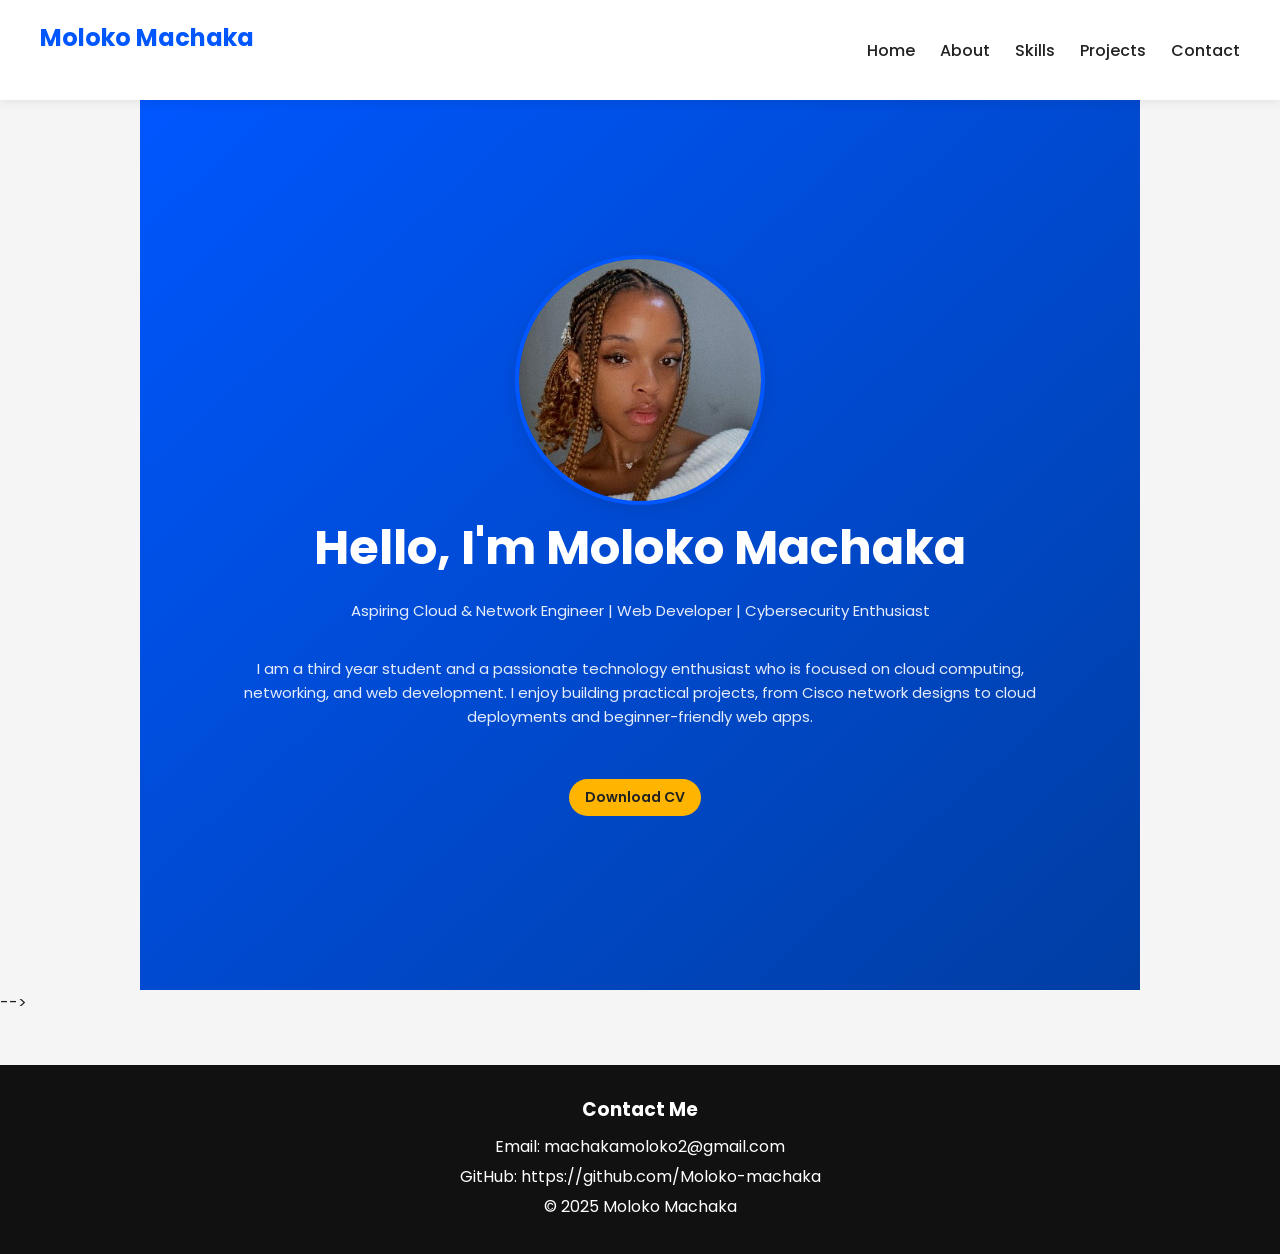
<file: index.html>
<!DOCTYPE html>
<html lang="en">
<head>
    <meta charset="UTF-8">
    <meta name="viewport" content="width=device-width, initial-scale=1.0">
    <title>Moloko Machaka | Home</title>
    <link rel="stylesheet" href="style.css">
    <link href="https://fonts.googleapis.com/css2?family=Poppins:wght@300;400;600;700&display=swap" rel="stylesheet">
</head>
<body>

<!-- Header / Navbar -->
<header>
    <nav>
        <h2 class="logo">Moloko Machaka</h2>
        <ul class="nav-links">
            <li><a href="index.html">Home</a></li>
            <li><a href="about.html">About</a></li>
            <li><a href="skills.html">Skills</a></li>
            <li><a href="projects.html">Projects</a></li>
            <li><a href="contact.html">Contact</a></li>
        </ul>
    </nav>
</header>

<section class="hero">
    <div class="about-pic">
        <img src="profile.jpg" alt="Moloko Machaka">
    </div>
    <h1>Hello, I'm <span class="highlight">Moloko Machaka</span></h1>
    <p>Aspiring Cloud & Network Engineer | Web Developer | Cybersecurity Enthusiast</p>

    <p class="intro-text">
        I am a third year student and a passionate technology enthusiast who is focused on cloud computing, networking,
        and web development. I enjoy building practical projects, from Cisco network
        designs to cloud deployments and beginner-friendly web apps.
    </p>
<br>
    <div class="hero-btns">
        <a href="Machaka%20Moloko%20CV%202025.pdf" class="btn cv-btn" download>Download CV</a>
    </div>
</section>

</section>-->

 <!--<section class="intro">
    <h2>About Me in Short</h2>
    <p>
        I am a third year student and a passionate technology enthusiast who is focused on cloud computing, networking,
        and web development. I enjoy building practical projects, from Cisco network
        designs to cloud deployments and beginner-friendly web apps.
    </p>
    <p>
        Explore my projects and certifications to see what I’m working on and my learning journey.
    </p>
</section>

<!--<footer>
    <h3>Contact Me</h3>
    <p>Email: machakamoloko2@gmail.com</p>
    <p>LinkedIn: your-linkedin</p>
    <p>GitHub: your-github</p>
    <p>© 2025 Moloko Machaka</p>
</footer>-->
<div id="footer"></div>

<script>
    fetch("footer.html")
        .then(res => res.text())
        .then(data => {
            document.getElementById("footer").innerHTML = data;
        });
</script>

<!--<script src="script.js"></script>-->
</body>
</html>
</file>
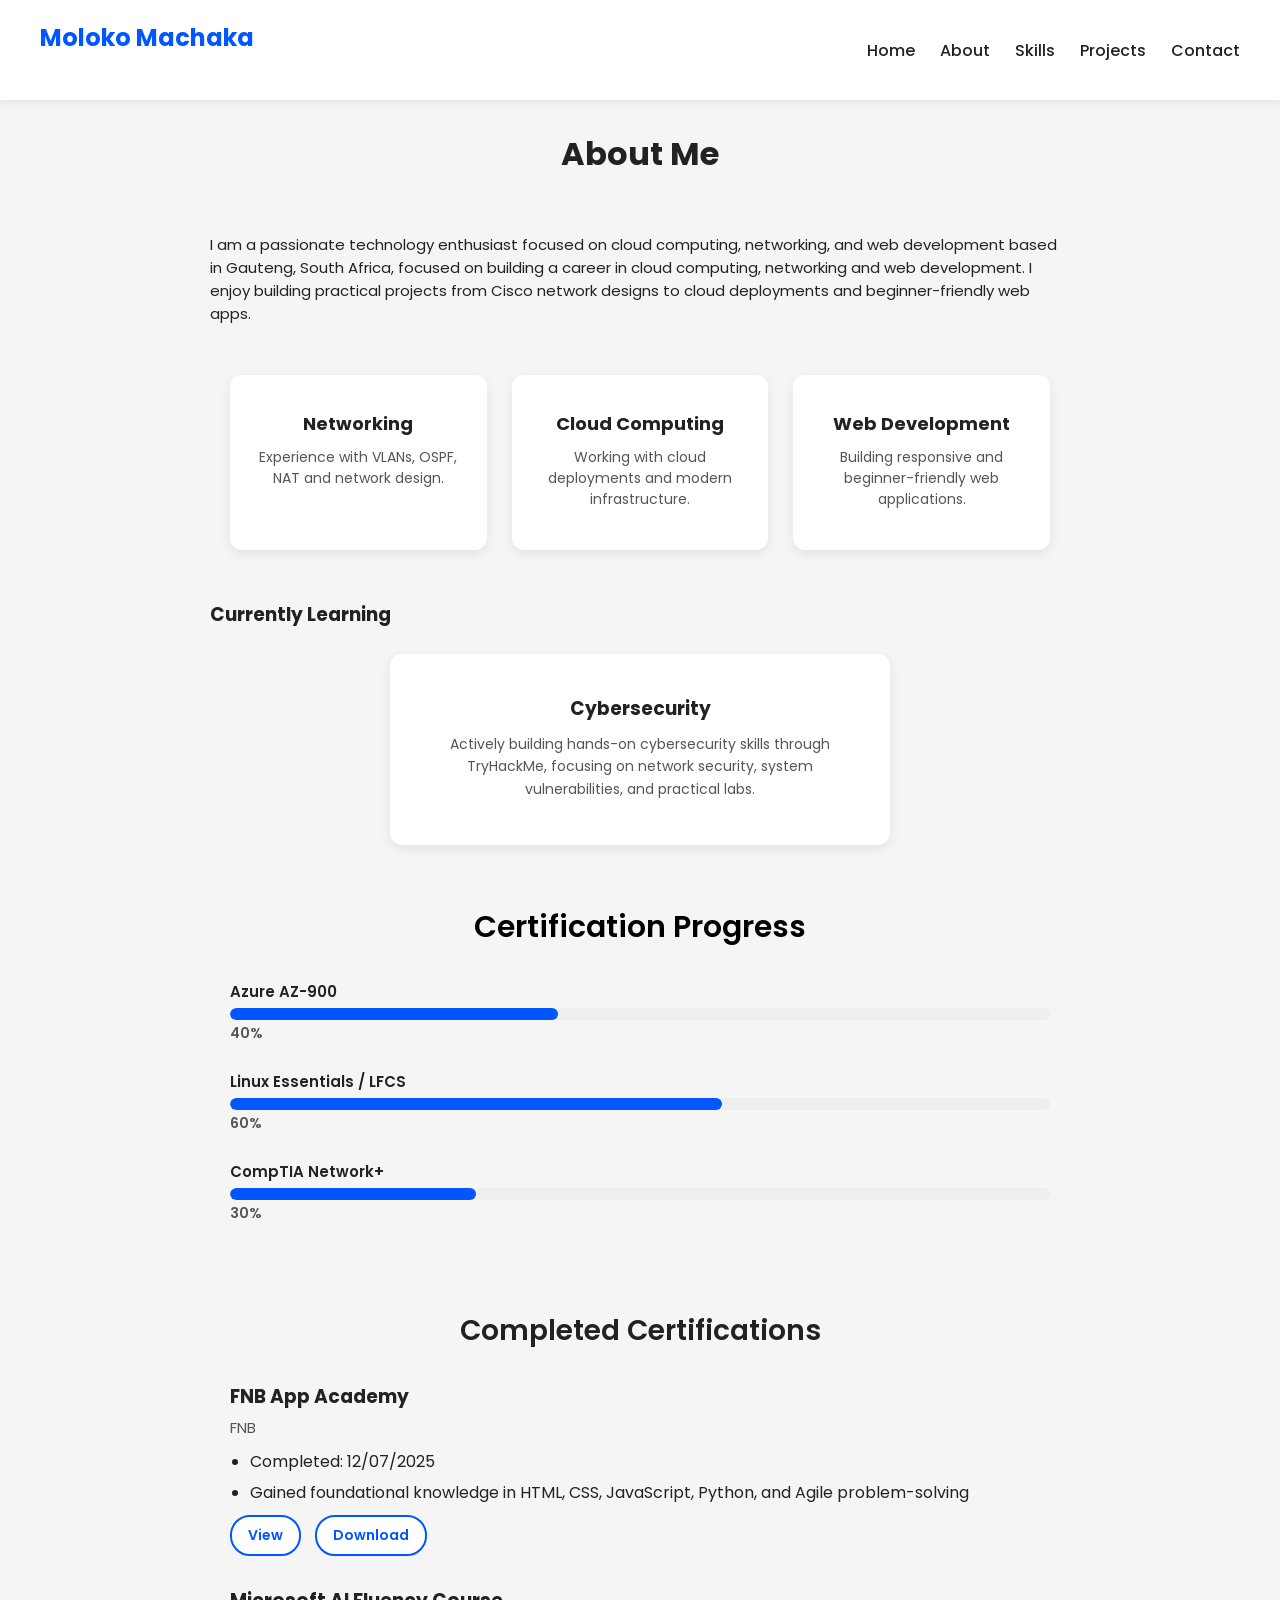
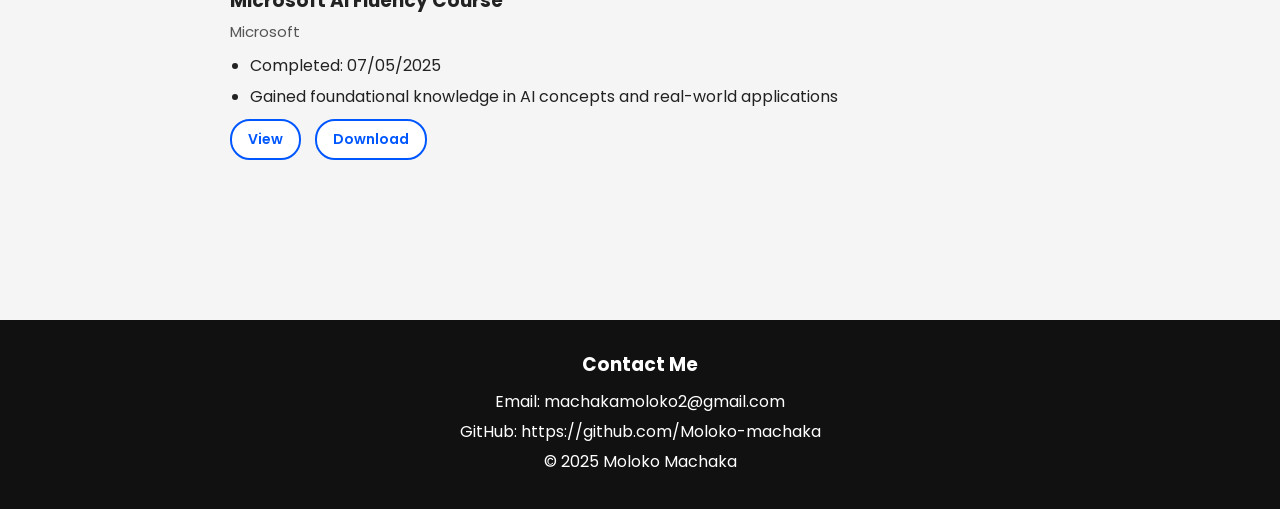
<file: about.html>
<!DOCTYPE html>
<html lang="en">
<head>
  <meta charset="UTF-8">
  <meta name="viewport" content="width=device-width, initial-scale=1.0">
  <title>About | Moloko Machaka</title>
  <link rel="stylesheet" href="style.css">
  <link href="https://fonts.googleapis.com/css2?family=Poppins:wght@300;400;600;700&display=swap" rel="stylesheet">
</head>
<body>

<!-- Header / Navbar -->
<header>
  <nav>
    <h2 class="logo">Moloko Machaka</h2>
    <ul class="nav-links">
      <li><a href="index.html">Home</a></li>
      <li><a href="about.html">About</a></li>
      <li><a href="skills.html">Skills</a></li>
      <li><a href="projects.html">Projects</a></li>
      <li><a href="contact.html">Contact</a></li>
    </ul>
  </nav>
</header>

<!-- About Me Section -->
<section class="page-section">
  <br>
  <br>
  <h1>About Me</h1>
  <div class="about-container">
    <!-- Your Picture -->
    <!-- <div class="about-pic">
      <img src="profile.jpg" alt="Moloko Machaka">
    </div>-->
    <br>
  <p>
    I am a passionate technology enthusiast focused on cloud computing, networking, and web development based in
    Gauteng, South Africa, focused on building a career in cloud computing, networking and web development. I enjoy
    building practical projects from Cisco network designs to cloud deployments and beginner-friendly web apps.
    </p>
   <!-- <p>
    With a strong foundation in networking concepts and hands-on experience in tools like Packet Tracer, MySQL, and
    Linux environments, I’m continuously developing my skills across both infrastructure and software. I’m particularly
    interested in how cloud technologies and modern web solutions can work together to solve real-world problems.
  </p>
  <p>
    I’m also expanding my knowledge in cybersecurity through hands-on platforms like TryHackMe, where I’m building
    practical skills and strengthening my understanding of secure systems.
  </p>-->
  </div>

  <div class="aboutskill-container">
    <div class="aboutskill-card">
      <h3>Networking</h3>
      <p>Experience with VLANs, OSPF, NAT and network design.</p>
    </div>

    <div class="aboutskill-card">
      <h3>Cloud Computing</h3>
      <p>Working with cloud deployments and modern infrastructure.</p>
    </div>

    <div class="aboutskill-card">
      <h3>Web Development</h3>
      <p>Building responsive and beginner-friendly web applications.</p>
    </div>
  </div>

  <h3>Currently Learning</h3>
  <br>

  <div class="learning-container">
    <div class="learning-card">
      <h3>Cybersecurity</h3>
      <p>
        Actively building hands-on cybersecurity skills through TryHackMe,
        focusing on network security, system vulnerabilities, and practical labs.
      </p>
    </div>
  </div>

  <div class="certifications page-section">
    <h2>Certification Progress</h2>


    <div class="cert-card">
      <p>Azure AZ-900</p>
      <div class="progress">
        <div class="progress-fill" style="width: 40%;"></div>
      </div>
      <span class="percent">40%</span>
    </div>

    <div class="cert-card">
      <p>Linux Essentials / LFCS</p>
      <div class="progress">
        <div class="progress-fill" style="width: 60%;"></div>
      </div>
      <span class="percent">60%</span>
    </div>

    <div class="cert-card">
      <p>CompTIA Network+</p>
      <div class="progress">
        <div class="progress-fill" style="width: 30%;"></div>
      </div>
      <span class="percent">30%</span>
    </div>
  </div>

  <div class="completed-certs page-section">
    <h2>Completed Certifications</h2>

    <div class="cert-item">
      <h3>FNB App Academy</h3>
      <p class="org">FNB</p>
      <ul>
        <li>Completed: 12/07/2025</li>
        <li>Gained foundational knowledge in HTML, CSS, JavaScript, Python, and Agile problem-solving</li>
      </ul>

      <div class="cert-buttons">
        <a href="fnb-certificate.pdf" target="_blank" class="btn view">View</a>
        <a href="fnb-certificate.pdf" download class="btn download">Download</a>
      </div>
    </div>

    <div class="cert-item">
      <h3>Microsoft AI Fluency Course</h3>
      <p class="org">Microsoft</p>
      <ul>
        <li>Completed: 07/05/2025</li>
        <li>Gained foundational knowledge in AI concepts and real-world applications</li>
      </ul>

      <div class="cert-buttons">
        <a href="assets/certificate/microsoft-ai.png" target="_blank" class="btn view">View</a>
        <a href="assets/certificate/microsoft-ai.png" download class="btn download">Download</a>
      </div>
    </div>
  </div>
</section>


<div id="footer"></div>
<script>
  fetch("footer.html")
          .then(res => res.text())
          .then(data => {
            document.getElementById("footer").innerHTML = data;
          });
</script>

</body>
</html>
</file>
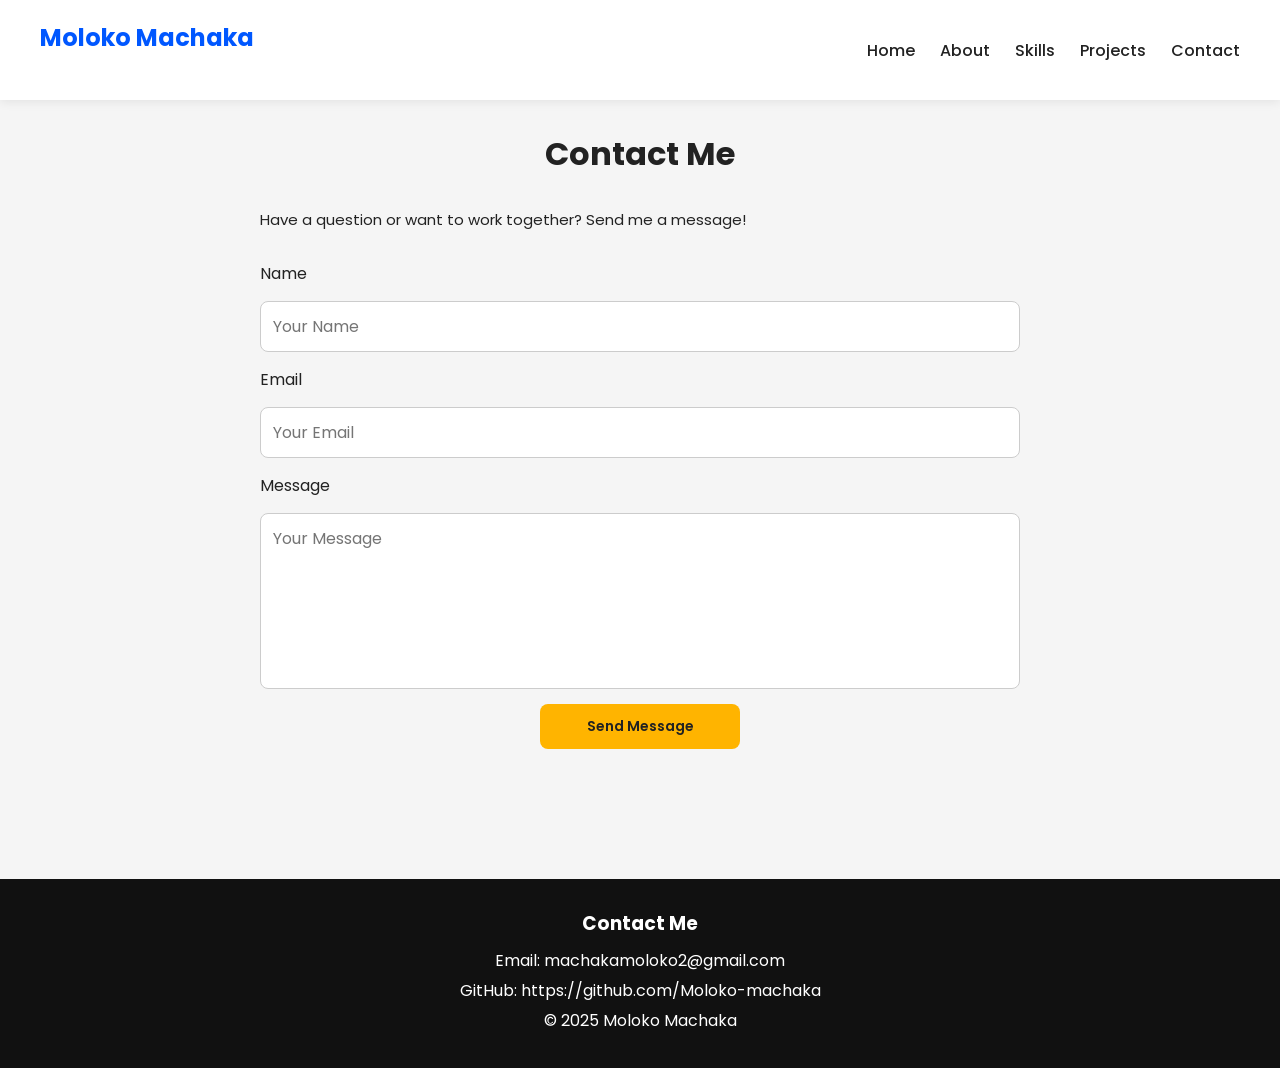
<file: contact.html>
<!DOCTYPE html>
<html lang="en">
<head>
  <meta charset="UTF-8">
  <meta name="viewport" content="width=device-width, initial-scale=1.0">
  <title>Contact | Moloko Machaka</title>
  <link rel="stylesheet" href="style.css">
  <link href="https://fonts.googleapis.com/css2?family=Poppins:wght@300;400;600;700&display=swap" rel="stylesheet">
</head>
<body>

<!-- Header / Navbar -->
<header>
  <nav>
    <h2 class="logo">Moloko Machaka</h2>
    <ul class="nav-links">
      <li><a href="index.html">Home</a></li>
      <li><a href="about.html">About</a></li>
      <li><a href="skills.html">Skills</a></li>
      <li><a href="projects.html">Projects</a></li>
      <li><a href="contact.html">Contact</a></li>
    </ul>
  </nav>
</header>

<!-- Contact Section -->
<section class="page-section contact-section">
<br>
  <br>
  <h1>Contact Me</h1>
  <p>Have a question or want to work together? Send me a message!</p>

  <!-- Contact Form -->
  <form action="https://formspree.io/f/xaqazedr" method="POST" class="contact-form">

    <label for="name">Name</label>
    <input id="name" type="text" name="name" placeholder="Your Name" required>

    <label for="email">Email</label>
    <input id="email" type="email" name="email" placeholder="Your Email" required>

    <label for="message">Message</label>
    <textarea id="message" name="message" placeholder="Your Message" rows="6" required></textarea>

    <button type="submit" class="btn cv-btn">Send Message</button>

    <!-- Hidden success message (optional for JS later) -->
    <p class="success-message" style="display:none;">
      Message sent successfully!
    </p>

  </form>
</section>

<div id="popupMessage" class="popup">
  <div class="popup-content">
    <p>✅ Message sent successfully!</p>
  </div>
</div>

<div id="footer"></div>
<script>
  fetch("footer.html")
          .then(res => res.text())
          .then(data => {
            document.getElementById("footer").innerHTML = data;
          });
</script>

<script>
  document.addEventListener("DOMContentLoaded", function () {
    const form = document.querySelector(".contact-form");
    const popup = document.getElementById("popupMessage");

    form.addEventListener("submit", function () {

      // Show popup
      popup.classList.add("show");

      // Hide after 3 seconds
      setTimeout(() => {
        popup.classList.remove("show");
      }, 3000);

    });
  });
</script>

</body>
</html>
</file>
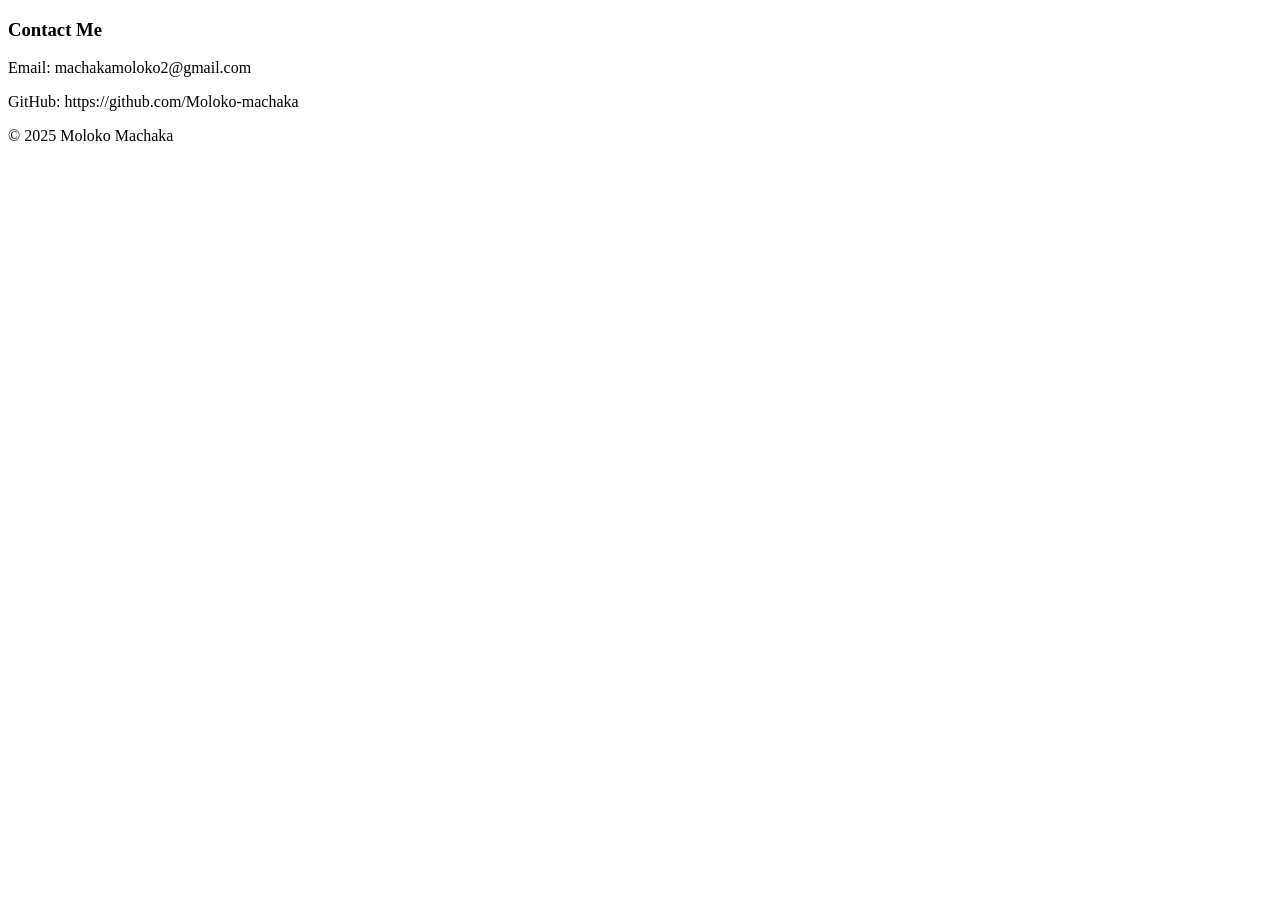
<file: footer.html>
<!DOCTYPE html>
<html lang="en">
<head>
    <meta charset="UTF-8">
    <title>footer</title>
</head>
<body>
<footer class="footer">
  <h3>Contact Me</h3>
  <p>Email: machakamoloko2@gmail.com</p>
  <p>GitHub: https://github.com/Moloko-machaka</p>
  <p>© 2025 Moloko Machaka</p>
</footer>
</body>
</html>
</file>
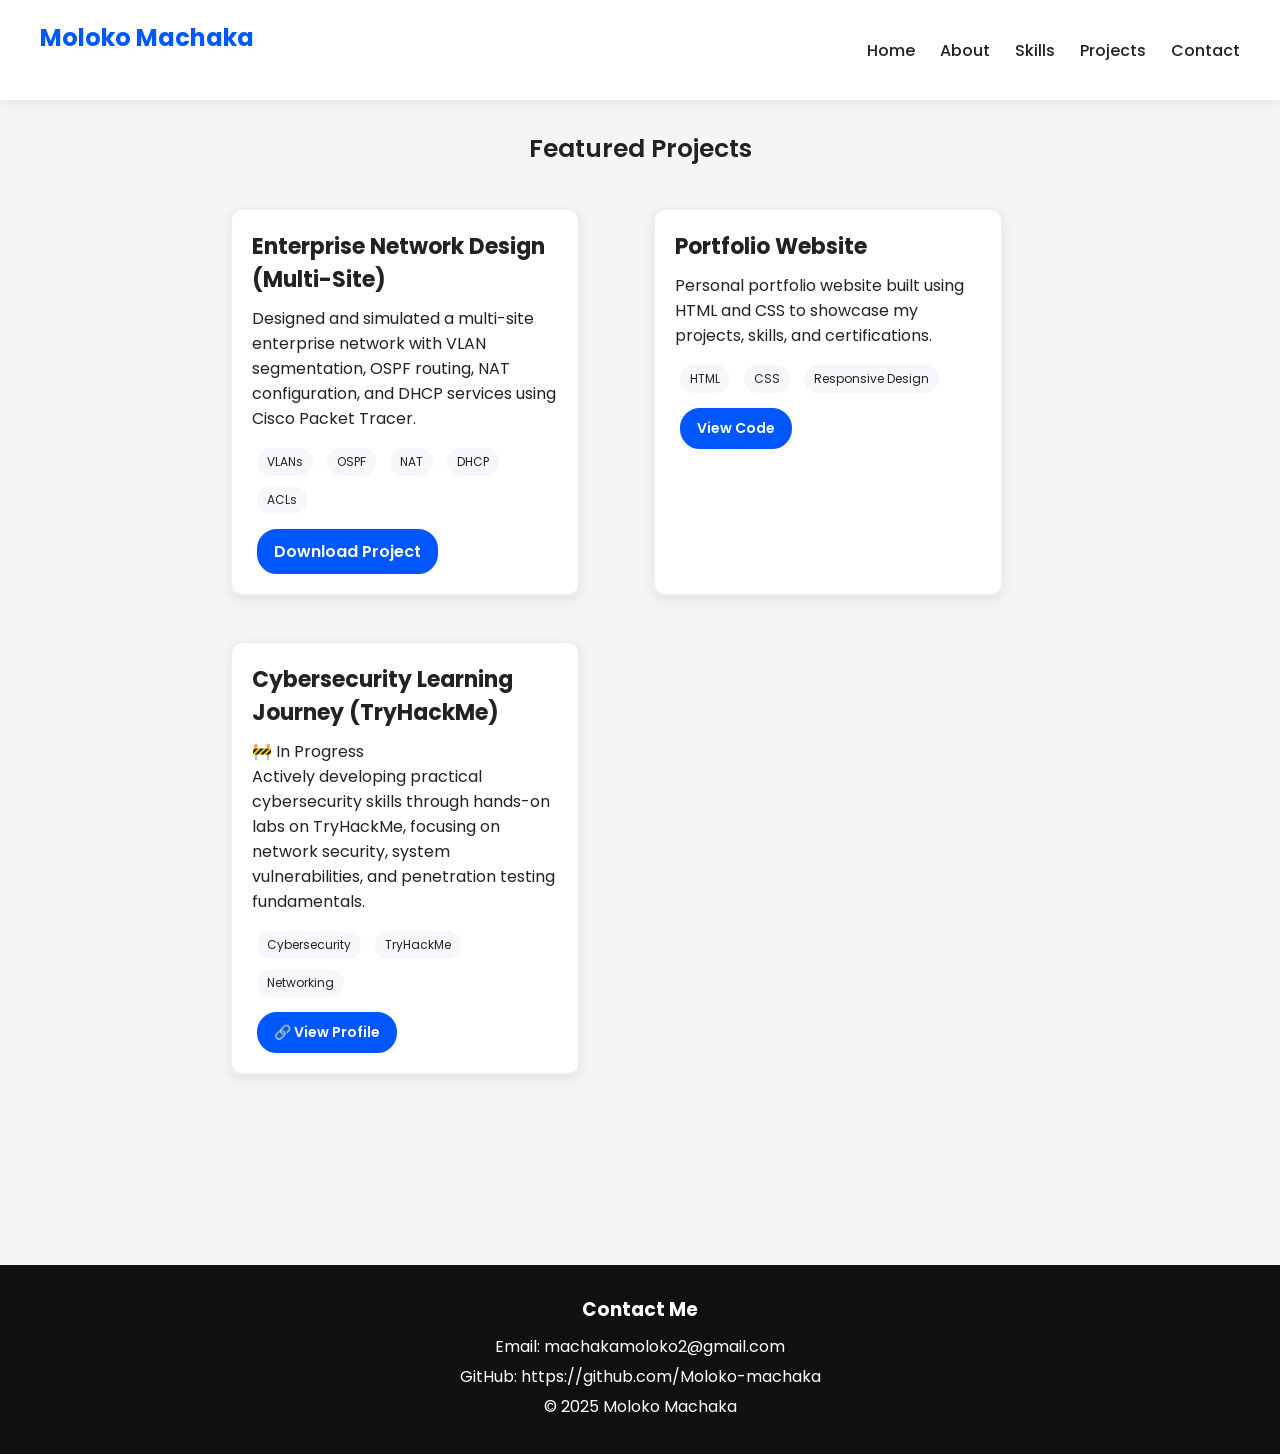
<file: projects.html>
<!DOCTYPE html>
<html lang="en">
<head>
  <meta charset="UTF-8">
  <meta name="viewport" content="width=device-width, initial-scale=1.0">
  <title>Projects | Moloko Machaka</title>
  <link rel="stylesheet" href="style.css">
  <link href="https://fonts.googleapis.com/css2?family=Poppins:wght@300;400;600;700&display=swap" rel="stylesheet">
</head>
<body>

<!-- Header / Navbar -->
<header>
  <nav>
    <h2 class="logo">Moloko Machaka</h2>
    <ul class="nav-links">
      <li><a href="index.html">Home</a></li>
      <li><a href="about.html">About</a></li>
      <li><a href="skills.html">Skills</a></li>
      <li><a href="projects.html">Projects</a></li>
      <li><a href="contact.html">Contact</a></li>
    </ul>
  </nav>
</header>

<!-- Projects Section -->
<br>
<br>
  <!-- Project 3 -->
<section class="projects page-section">
  <h2>Featured Projects</h2>

  <!-- ADD THIS WRAPPER -->
  <div class="projects-container">

    <div class="project-card">
      <h3>Enterprise Network Design (Multi-Site)</h3>
      <p>
        Designed and simulated a multi-site enterprise network with VLAN segmentation, OSPF routing,
        NAT configuration, and DHCP services using Cisco Packet Tracer.
      </p>

      <div class="project-tags">
        <span>VLANs</span>
        <span>OSPF</span>
        <span>NAT</span>
        <span>DHCP</span>
        <span>ACLs</span>
      </div>

      <div class="project-buttons">
        <a href="network-project.pkt" download>Download Project</a>
      </div>
    </div>

    <div class="project-card">
      <h3>Portfolio Website</h3>
      <p>
        Personal portfolio website built using HTML and CSS to showcase my projects,
        skills, and certifications.
      </p>

      <div class="project-tags">
        <span>HTML</span>
        <span>CSS</span>
        <span>Responsive Design</span>
      </div>

      <div class="project-buttons">
        <a href="https://github.com/EliteXinternship.git" target="_blank" class="btn primary">
          View Code
        </a>
      </div>
    </div>

    <div class="project-card">
      <h3>Cybersecurity Learning Journey (TryHackMe)</h3>

      <span class="status in-progress">🚧 In Progress</span>

      <p>
        Actively developing practical cybersecurity skills through hands-on labs on TryHackMe,
        focusing on network security, system vulnerabilities, and penetration testing fundamentals.
      </p>

      <div class="project-tags">
        <span>Cybersecurity</span>
        <span>TryHackMe</span>
        <span>Networking</span>
      </div>

      <div class="project-buttons">
        <a href="https://tryhackme.com/p/princesshxcker25" target="_blank" class="btn primary">
          🔗 View Profile
        </a>
      </div>
    </div>

  </div> <!-- END container -->

</section>



<!-- Footer -->
<!--<footer>
  <h3>Contact Me</h3>
  <p>Email: your-email@example.com</p>
  <p>LinkedIn: your-linkedin</p>
  <p>GitHub: your-github</p>
  <p>© 2025 Moloko Machaka</p>
</footer>-->
<div id="footer"></div>
<script>
  fetch("footer.html")
          .then(res => res.text())
          .then(data => {
            document.getElementById("footer").innerHTML = data;
          });
</script>

<!--<script src="script.js"></script>-->
</body>
</html>
</file>
<file: style.css>
/* Reset + Global */
* {
    margin: 0;
    padding: 0;
    box-sizing: border-box;
    font-family: "Poppins", sans-serif;
}

body {
    background: #f5f5f5;
    color: #222;
    scroll-behavior: smooth;
}

/* Navbar */
nav {
    display: flex;
    justify-content: space-between;
    align-items: center;
    padding: 20px 40px;
    background: white;
    position: fixed;
    top: 0;
    width: 100%;
    z-index: 100;
    box-shadow: 0 2px 10px rgba(0,0,0,0.08);
}

.logo {
    font-size: 24px;
    font-weight: 700;
    color: #0057ff;
}

nav ul {
    display: flex;
    gap: 25px;
}

nav ul li {
    list-style: none;
}

nav ul li a {
    text-decoration: none;
    font-weight: 500;
    color: #222;
    transition: 0.3s;
}

nav ul li a:hover {
    color: #0057ff;
}

/* Hero Section */
.hero {
    min-height: calc(110vh - 80px);
    margin-top: 80px;
    background: linear-gradient(to bottom right, #0057ff, #003ea3);
    color: white;
    display: flex;
    flex-direction: column;
    justify-content: center;
    align-items: center;
    text-align: center;
    padding: 0 20px;
}

.hero h1 {
    font-size: 48px;
    font-weight: 700;
    margin-bottom: 15px;
}

.hero p {
    font-size: 15px;
    opacity: 0.9;
    margin-bottom: 25px;
}

.hero .hero-btns {
    display: flex;
    gap: 15px;
    flex-wrap: wrap;
}

.intro-text {
    max-width: 800px;
    margin: 10px auto;
    line-height: 1.6;
    text-align: center;

}

/* Live Now Section */
.live-now {
    text-align: center;
    padding: 60px 20px;
    background: #f0f0f0;
    margin-top: 20px;
}

.live-now h2 {
    font-size: 32px;
    margin-bottom: 15px;
}

.live-now p {
    font-size: 20px;
    font-weight: 600;
}

/* Intro Section */
.intro {
    padding: 80px 20px;
    max-width: 900px;
    margin: auto;
}

.intro h2 {
    font-size: 32px;
    font-weight: 700;
    margin-bottom: 20px;
}

.intro p {
    font-size: 18px;
    margin-bottom: 15px;
}

/* Buttons */
.btn {
    display: inline-block;
    padding: 12px 25px;
    background: white;
    color: #0057ff;
    border-radius: 8px;
    font-weight: 600;
    text-decoration: none;
    transition: 0.3s;
}

.btn:hover {
    background: #dce6ff;
}

.cv-btn {
    background: #ffb400;
    color: #222;
}

.cv-btn:hover {
    background: #ffcf66;
}

/* Sections */
section {
    padding: 100px 20px;
    max-width: 1000px;
    margin: 0 auto;
}

h2 {
    font-size: 32px;
    font-weight: 700;
    margin-bottom: 25px;
}


/* Contact */
.contact p {
    margin: 10px 0;
    font-size: 18px;
}

.page-section {
    padding: 120px 20px;
    max-width: 900px;
    margin: auto;
}
footer {
    background: #111;
    color: white;
    text-align: center;
    padding: 30px;
    margin-top: 50px;
}
footer h3 {
    margin-bottom: 10px;
}
footer p {
    margin: 5px 0;
}

/* General page sections */
.page-section {
    padding: 80px 20px;
    max-width: 900px;
    margin: auto;
}

.page-section h1 {
    font-size: 32px;
    font-weight: 700;
    margin-bottom: 20px;
    text-align: center;
}

.page-section h2{
    font-size: 25px;
    font-weight: 600;
    margin-bottom:20px ;
    text-align: center;
}

.page-section p {
    font-size: 15px;
    margin-bottom: 15px;
}

/* Buttons */
.cv-btn {
    background: #ffb400;
    color: #222;
    padding: 12px 25px;
    border-radius: 8px;
    font-weight: 600;
    text-decoration: none;
    display: inline-block;
    transition: 0.3s;
}

.cv-btn:hover {
    background: #ffcf66;
}

/* Certification Section */
.certifications {
    max-width: 900px;
    margin: auto;
    padding: 60px 20px;
}

.certifications h2 {
    text-align: center;
    margin-bottom: 30px;
    font-size: 30px;
    color: black;
}

/* Card */
.cert-card {
    margin-bottom: 25px;
}

.cert-card p {
    font-weight: 600;
    margin-bottom: 5px;
}

/* Progress bar */
.progress {
    width: 100%;
    height: 12px;
    background: #eee;
    border-radius: 20px;
    overflow: hidden;
}

.progress-fill {
    height: 100%;
    background: #0057ff;
    border-radius: 20px;
    transition: width 1s ease;
}

/* Percentage text */
.percent {
    font-size: 14px;
    font-weight: 600;
    color: #555;
}

/* Projects Section */
.project-card {
    background: white;
    padding: 25px;
    margin-bottom: 20px;
    border-radius: 12px;
    box-shadow: 0 4px 12px rgba(0,0,0,0.08);
    transition: transform 0.3s, box-shadow 0.3s;
}

.project-card h3 {
    font-size: 22px;
    margin-bottom: 10px;
}

.project-card p {
    font-size: 16px;
    margin-bottom: 12px;
}

.project-card:hover {
    transform: translateY(-5px);
    box-shadow: 0 8px 20px rgba(0,0,0,0.15);
}

/* Container for the cards */
.aboutskill-container {
    display: grid;
    grid-template-columns: repeat(3, 1fr); /* 3 boxes in a row */
    gap: 25px;
    max-width: 1100px;
    margin: 50px auto; /* center on page */
    padding: 0 20px;
}

/* Individual card */
.aboutskill-card {
    background: white;
    padding: 25px;
    border-radius: 12px;
    box-shadow: 0 4px 12px rgba(0,0,0,0.08);
    text-align: center;
    transition: transform 0.3s, box-shadow 0.3s;
}

/* Hover effect (nice professional touch) */
.aboutskill-card:hover {
    transform: translateY(-5px);
    border-color: #0057ff;
    box-shadow: 0 8px 20px rgba(0, 87, 255, 0.2);
}

/* Icon */
.aboutskill-card .icon {
    font-size: 32px;
    margin-bottom: 10px;
    display: block;
}

/* Heading */
.aboutskill-card h3 {
    margin: 10px 0;
    font-size: 18px;
}

/* Description */
.aboutskill-card p {
    font-size: 14px;
    line-height: 1.5;
    color: #555;
}

/* ✅ Responsive design */
@media (max-width: 900px) {
    .aboutskill-container {
        grid-template-columns: repeat(2, 1fr); /* 2 per row */
    }
}

@media (max-width: 600px) {
    .aboutskill-container {
        grid-template-columns: 1fr; /* stack on small screens */
    }
}


/* Section styling */
.learning {
    text-align: center;
    padding: 60px 20px;
    background: #f8f9fc; /* light contrast from hero */
}

/* Heading */
.learning h2 {
    font-size: 28px;
    margin-bottom: 30px;
}

/* Container */
.learning-container {
    display: flex;
    justify-content: center;
}

/* Card */
.learning-card {
    background: white;
    padding: 30px;
    border-radius: 12px;
    max-width: 500px;
    box-shadow: 0 4px 12px rgba(0,0,0,0.08);
    text-align: center;
    transition: transform 0.3s, box-shadow 0.3s;
}

/* Hover effect */
.learning-card:hover {
    transform: translateY(-5px);
    border-color: #0057ff;
    box-shadow: 0 8px 20px rgba(0, 87, 255, 0.2);
}

/* Icon */
.learning-card .icon {
    font-size: 32px;
    display: block;
    margin-bottom: 10px;
}

/* Text */
.learning-card h3 {
    margin: 10px 0;
}

.learning-card p {
    font-size: 14px;
    line-height: 1.6;
    color: #555;
}
.page-section h1 {
    font-size: 32px;
    font-weight: 700;
    margin-bottom: 30px;
}

/* About Me Section with Picture */
.about-me .about-container {
    display: flex;
    align-items: center;
    gap: 40px;
    flex-wrap: wrap;
}

.about-pic img {
    width: 250px;
    height: 250px;
    object-fit: cover;
    border-radius: 50%;
    border: 4px solid #0057ff;
    box-shadow: 0 4px 15px rgba(0,0,0,0.1);
}

.about-text {
    flex: 1;
}

.about-text h1 {
    font-size: 36px;
    margin-bottom: 15px;
}

.about-text p {
    font-size: 15px;
    margin-bottom: 15px;
}

/*Skills */
.tech-stack {
    padding: 80px 20px;
    text-align: center;
}

.tech-stack h1 {
    font-size: 38px;
    color: black;
}

.subtitle {
    color: #555;
    margin-bottom: 30px;
}

/* Filters */
.filters button {
    padding: 10px 20px;
    margin: 6px;
    border-radius: 25px;
    border: 2px solid #0057ff;
    background: white;
    color: #0057ff;
    font-weight: 600;
    cursor: pointer;
    transition: 0.3s;
}

.filters button:hover,
.filters button.active {
    background: #0057ff;
    color: white;
}

/* Grid */
.tech-grid {
    display: grid;
    grid-template-columns: repeat(auto-fit, minmax(140px, 1fr));
    gap: 20px;
    max-width: 1000px;
    margin: auto;
}

/* Cards */
.tech-card {
    background: white;
    border: 2px solid #eee;
    border-radius: 15px;
    padding: 20px;
    transition: 0.3s;
}

.tech-card img {
    width: 50px;
    height: 50px;
}

.tech-card:hover {
    transform: translateY(-8px);
    border-color: #0057ff;
    box-shadow: 0 8px 20px rgba(0, 87, 255, 0.15);
}

.hide {
    display: none;
}

/* Contact Form */
.contact-section {
    max-width: 800px;
    margin: auto;
    padding: 80px 20px;
}

.contact-form {
    display: flex;
    flex-direction: column;
    gap: 15px;
    margin-top: 30px;
}

.contact-form input,
.contact-form textarea {
    padding: 12px;
    border-radius: 8px;
    border: 1px solid #ccc;
    font-size: 16px;
    width: 100%;
    resize: none;
}

.contact-form button {
    width: 200px;
    margin: auto;
    background: #ffb400;
    color: #222;
    font-weight: 600;
    border: none;
    border-radius: 8px;
    padding: 12px 25px;
    cursor: pointer;
    transition: 0.3s;
}

.contact-form button:hover {
    background: #ffcf66;
}

/* Additional Contact Info */
.contact-info {
    margin-top: 40px;
}

.contact-info p,
.contact-info a {
    font-size: 16px;
    margin-bottom: 10px;
    color: #0057ff;
    text-decoration: none;
}

.contact-info a:hover {
    text-decoration: underline;
}

.completed-certs {
    max-width: 900px;
    margin: auto;
    padding: 0px 20px;
}

.completed-certs h2 {
    text-align: center;
    margin-bottom: 30px;
    font-size: 28px;
}

.cert-item {
    margin-bottom: 30px;
}

.cert-item h3 {
    margin-bottom: 5px;
}

.cert-item .org {
    color: #555;
    margin-bottom: 10px;
}

.cert-item ul {
    padding-left: 20px;
}

.cert-item li {
    margin-bottom: 6px;
}

/* Buttons container */
.cert-buttons {
    margin-top: 10px;
}

/* Base button */
.btn {
    display: inline-block;
    padding: 8px 16px;
    margin-right: 10px;
    border-radius: 20px;
    font-size: 14px;
    text-decoration: none;
    font-weight: 600;
    transition: 0.3s;
}

/* View button (outline style) */
.btn.view {
    border: 2px solid #0057ff;
    color: #0057ff;
    background: white;
}

.btn.view:hover {
    background: #0057ff;
    color: white;
}

/* Download button (filled style) */
.btn.download {
    border: 2px solid #0057ff;
    color: #0057ff;
    background: white;
}

.btn.download:hover {
    background: #0057ff;
    color: white;
}

.professional-skills {
    text-align: center;
    padding: 0px 20px;
}

.softskills-grid {
    display: grid;
    grid-template-columns: repeat(auto-fit, minmax(150px, 1fr));
    gap: 20px;
    max-width: 800px;
    margin: auto;
}

.soft-card {
    background: white;
    border: 2px solid #eee;
    padding: 15px;
    border-radius: 10px;
    transition: 0.3s;
    font-weight: 600;
}

.soft-card:hover {
    border-color: #0057ff;
    box-shadow: 0 8px 20px rgba(0, 87, 255, 0.15);
}

.project-card {
    background: white;
    border: 2px solid #eee;
    border-radius: 12px;
    padding: 20px;
    max-width: 350px;
    transition: 0.3s;
}

.project-card img {
    width: 100%;
    border-radius: 10px;
    margin-bottom: 15px;
}

.project-card:hover {
    border-color: #0057ff;
    box-shadow: 0 8px 20px rgba(0, 87, 255, 0.15);
}

.project-tags span {
    display: inline-block;
    background: #f5f7fb;
    padding: 5px 10px;
    border-radius: 15px;
    margin: 5px;
    font-size: 12px;
}

.project-buttons a {
    display: inline-block;
    margin: 10px 5px 0;
    padding: 8px 15px;
    border-radius: 20px;
    text-decoration: none;
    font-weight: 600;
}

.project-buttons a:first-child {
    background: #0057ff;
    color: white;
}

.project-buttons a:last-child {
    border: 2px solid #0057ff;
    color: white;
}

.projects-container {
    display: grid;
    grid-template-columns: repeat(auto-fit, minmax(280px, 1fr));
    gap: 25px;
    max-width: 1100px;
    margin: 40px auto;
    padding: 0 20px;
}

.popup {
    position: fixed;
    top: 20px;
    right: 20px;
    background: #2ecc71;
    color: white;
    padding: 15px 20px;
    border-radius: 8px;
    box-shadow: 0 10px 25px rgba(0,0,0,0.2);

    transform: translateX(120%);
    opacity: 0;
    transition: all 0.4s ease;
    z-index: 9999;
}

.popup.show {
    transform: translateX(0);
    opacity: 1;
}

.popup-content p {
    margin: 0;
    font-size: 14px;
}
</file>
